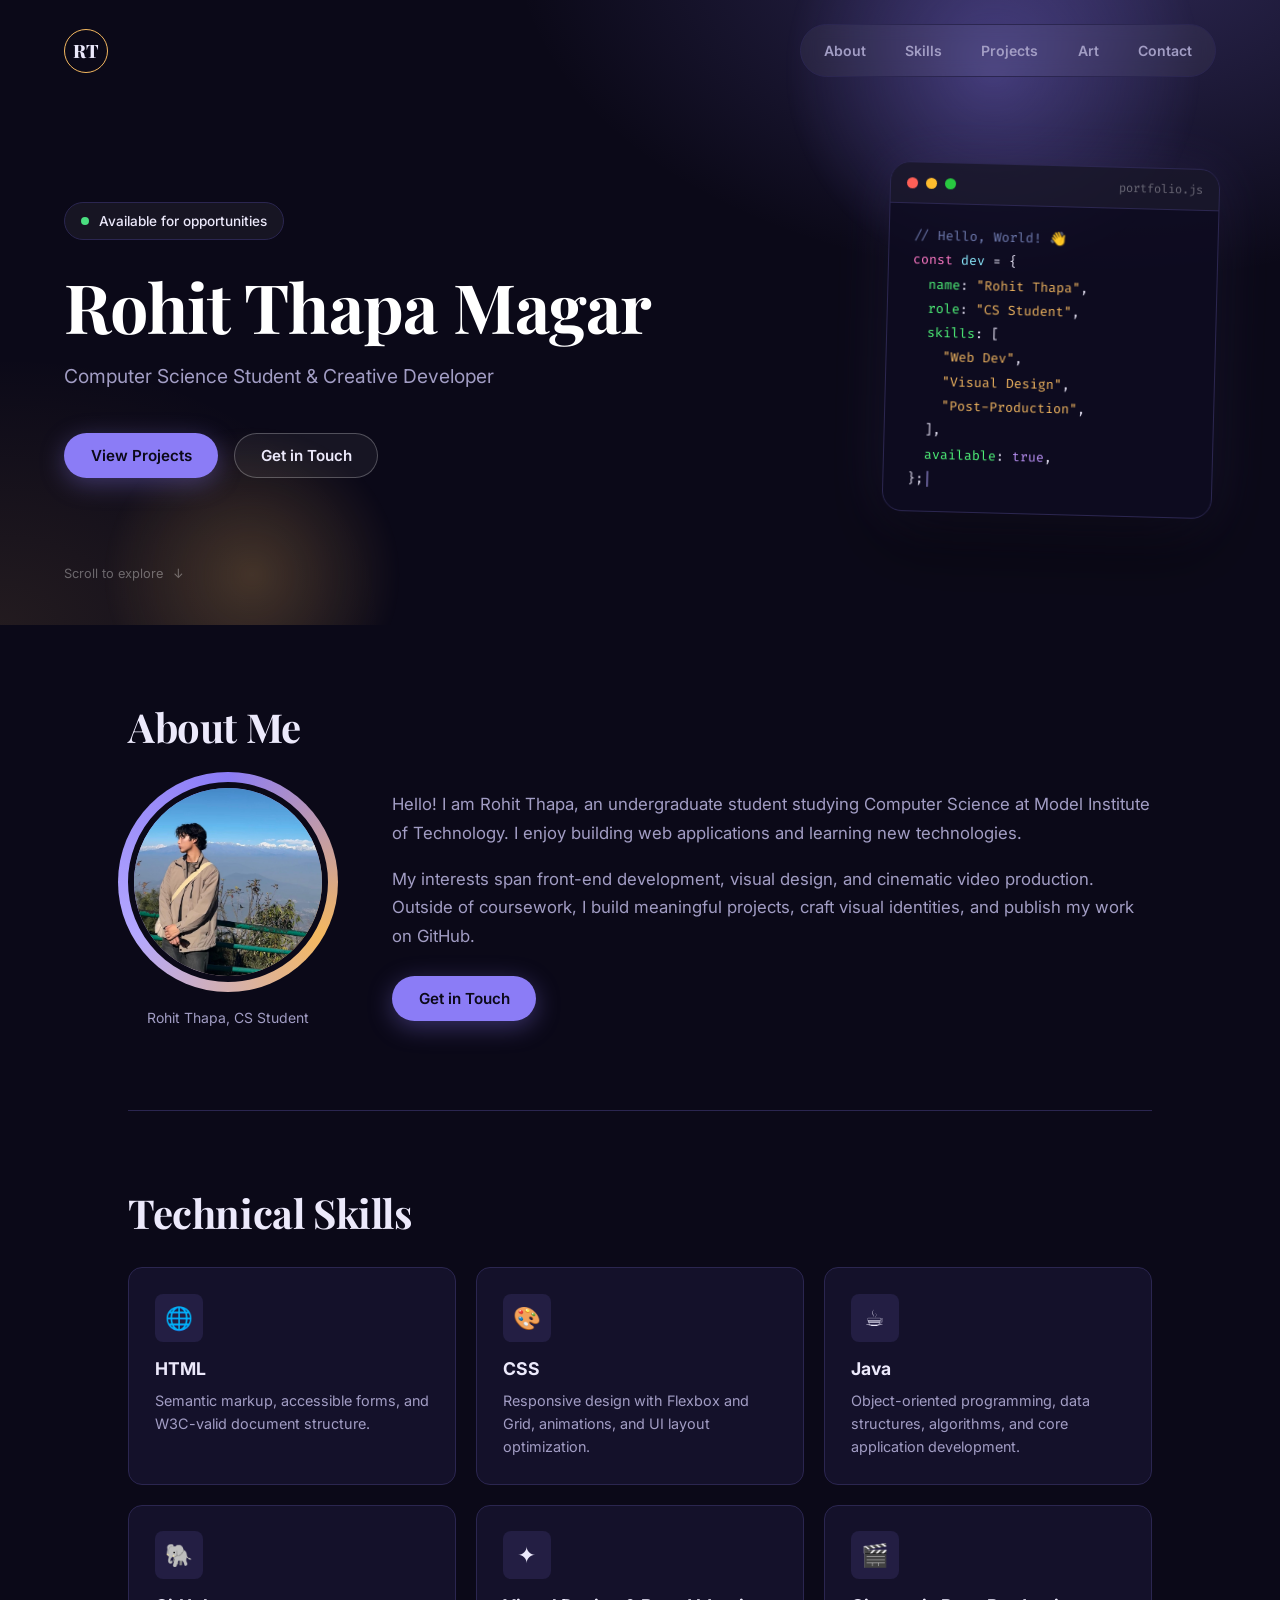
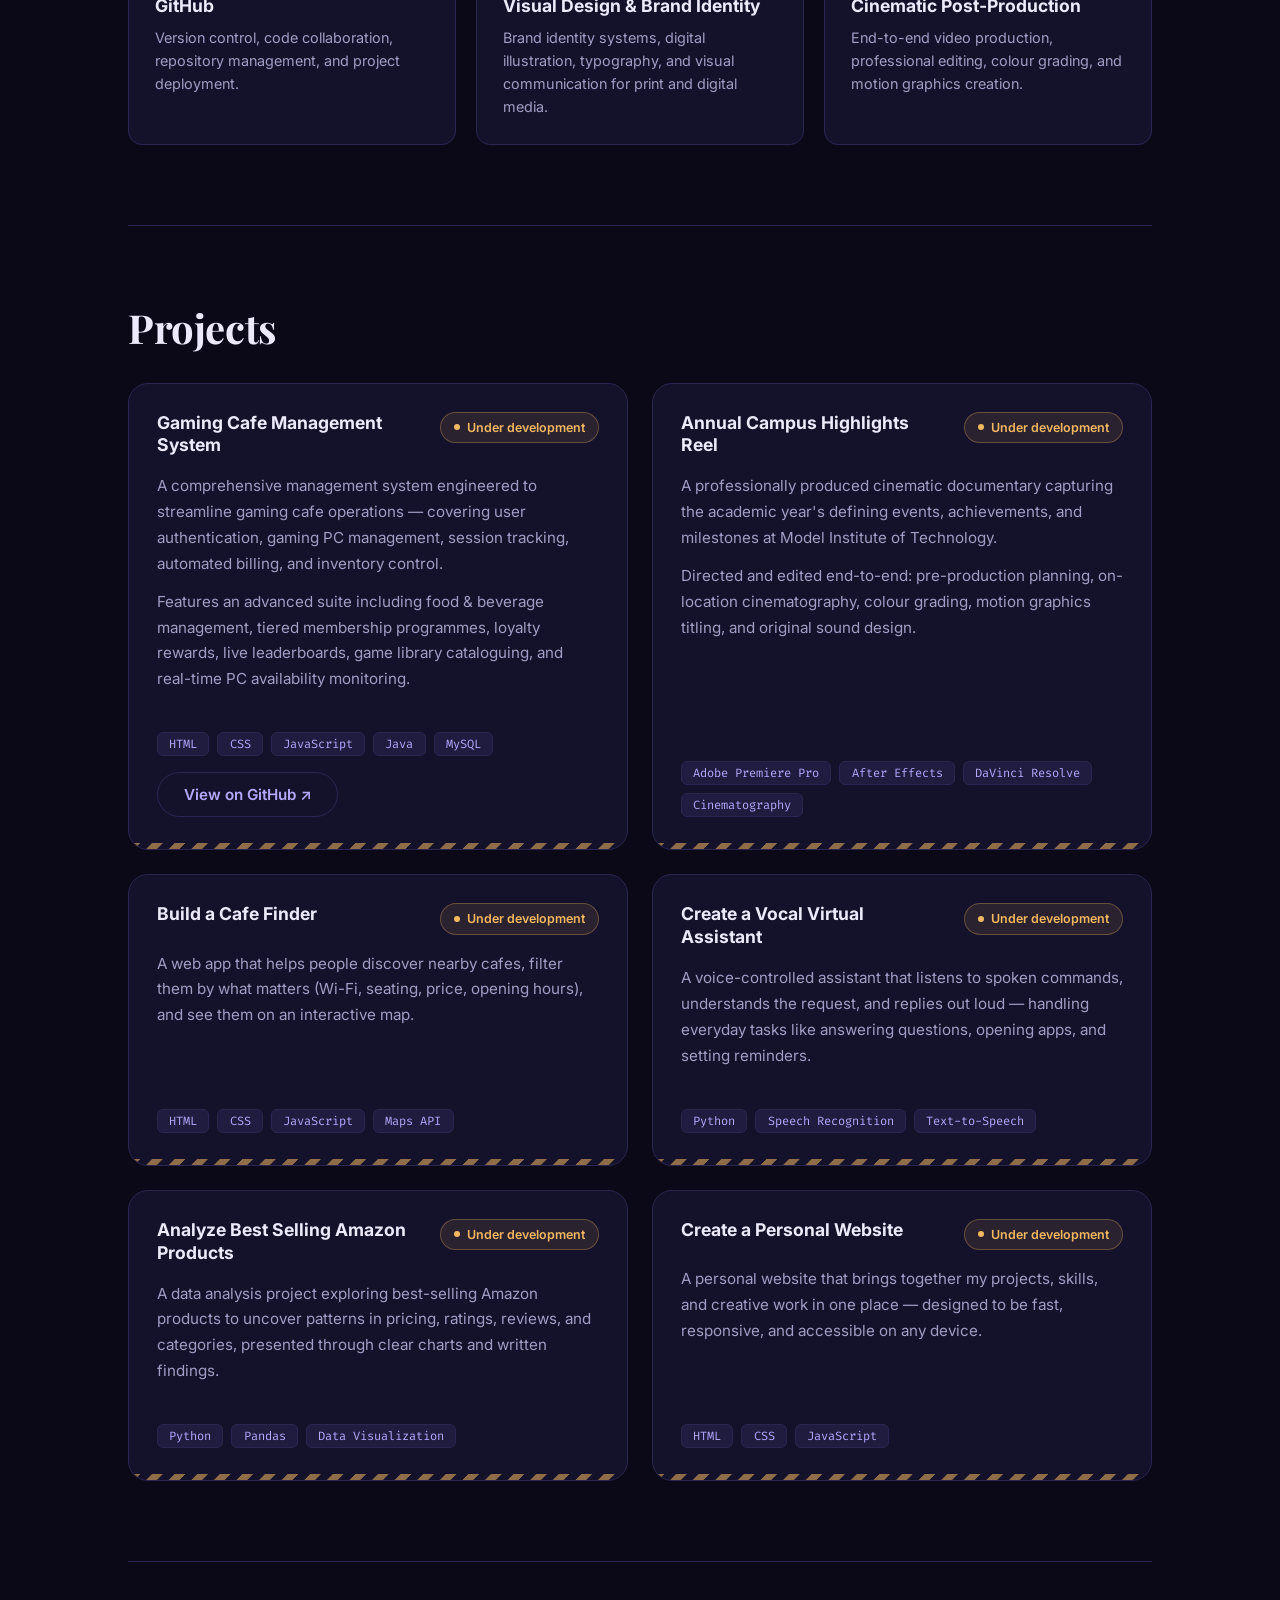
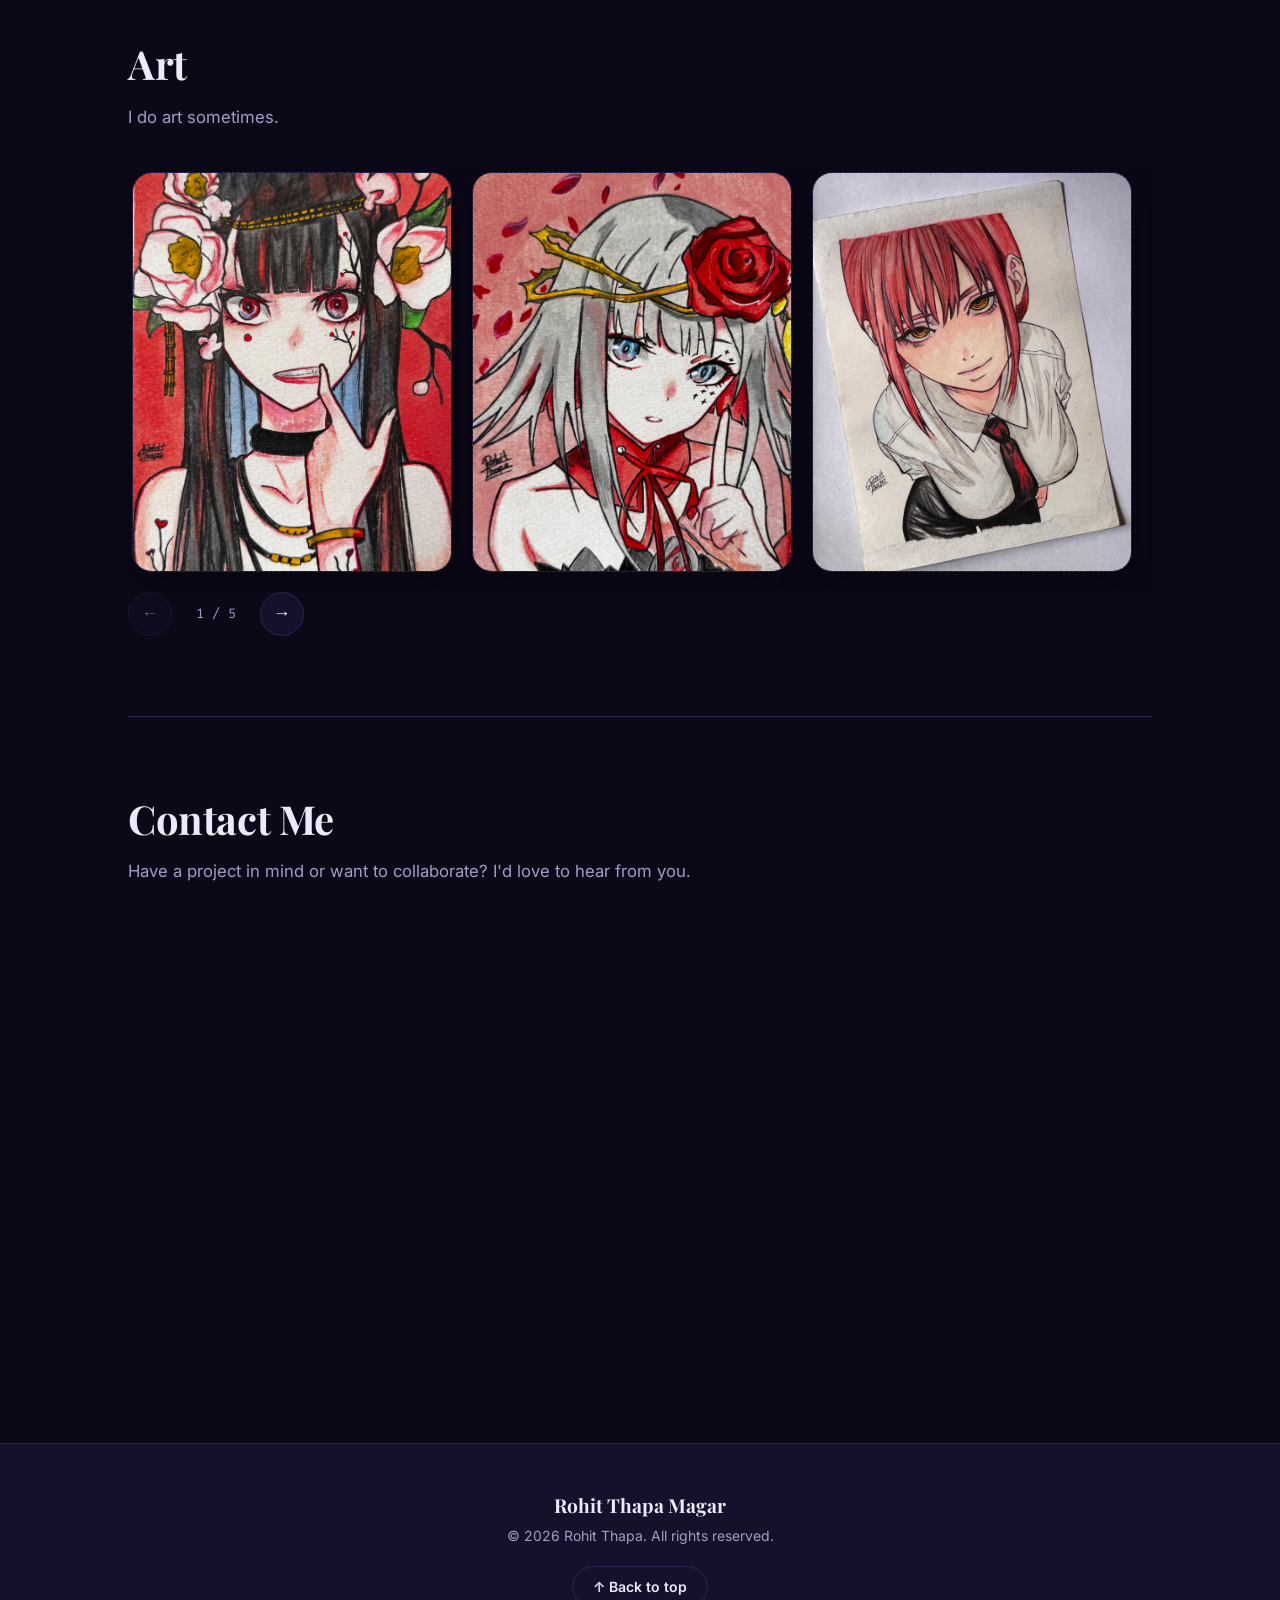
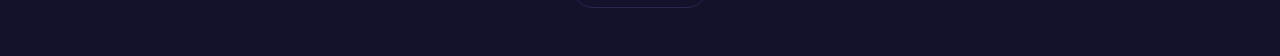
<file: index.html>
<!DOCTYPE html>
<html lang="en">

<head>
    <meta charset="utf-8">
    <meta name="viewport" content="width=device-width, initial-scale=1">
    <meta name="description"
        content="Personal portfolio of Rohit Thapa — computer science student, web developer, and creative designer.">
    <meta name="author" content="Rohit Thapa">
    <meta name="theme-color" content="#0b0918">

    <title>Rohit Thapa | Personal Portfolio</title>

    <!-- Google Fonts: Inter + Playfair Display + Fira Code -->
    <link rel="preconnect" href="https://fonts.googleapis.com">
    <link rel="preconnect" href="https://fonts.gstatic.com" crossorigin>
    <link
        href="https://fonts.googleapis.com/css2?family=Fira+Code:wght@400;500&family=Inter:wght@400;500;600;700&family=Playfair+Display:wght@700;800&display=swap"
        rel="stylesheet">

    <link rel="stylesheet" href="style.css">
</head>

<body id="top">

    <!-- ===================== HEADER / HERO ===================== -->
    <header>

        <!-- Decorative background orbs -->
        <div class="hero-bg" aria-hidden="true">
            <span class="hero-orb hero-orb--1"></span>
            <span class="hero-orb hero-orb--2"></span>
            <span class="hero-orb hero-orb--3"></span>
        </div>

        <!-- Top nav bar: logo left, links right -->
        <div class="hero-nav-bar">
            <a href="#top" class="hero-logo" aria-label="Rohit Thapa — home">RT</a>

            <nav aria-label="Primary">
                <ul>
                    <li><a href="#about">About</a></li>
                    <li><a href="#skills">Skills</a></li>
                    <li><a href="#projects">Projects</a></li>
                    <li><a href="#art">Art</a></li>
                    <li><a href="#contact">Contact</a></li>
                </ul>
            </nav>
        </div>

        <!-- Hero split: text left, code card right -->
        <div class="hero-wrapper">

            <div class="hero-left">
                <div class="hero-badge">Available for opportunities</div>

                <h1>Rohit Thapa Magar</h1>

                <p class="hero-sub">
                    Computer Science Student &amp; Creative Developer
                </p>

                <div class="hero-actions">
                    <a href="#projects" class="btn btn--primary">View Projects</a>
                    <a href="#contact" class="btn btn--ghost">Get in Touch</a>
                </div>
            </div>

            <!-- Decorative code card (visual only) -->
            <div class="hero-right" aria-hidden="true">
                <div class="code-card">
                    <div class="code-card__bar">
                        <span class="code-card__dot code-card__dot--red"></span>
                        <span class="code-card__dot code-card__dot--yellow"></span>
                        <span class="code-card__dot code-card__dot--green"></span>
                        <span class="code-card__title">portfolio.js</span>
                    </div>
                    <div class="code-card__body">
                        <p><span class="cc-comment">// Hello, World! &#128075;</span></p>
                        <p><span class="cc-keyword">const</span> <span class="cc-var">dev</span> = {</p>
                        <p>&nbsp;&nbsp;<span class="cc-prop">name</span>: <span class="cc-string">"Rohit Thapa"</span>,
                        </p>
                        <p>&nbsp;&nbsp;<span class="cc-prop">role</span>: <span class="cc-string">"CS Student"</span>,
                        </p>
                        <p>&nbsp;&nbsp;<span class="cc-prop">skills</span>: [</p>
                        <p>&nbsp;&nbsp;&nbsp;&nbsp;<span class="cc-string">"Web Dev"</span>,</p>
                        <p>&nbsp;&nbsp;&nbsp;&nbsp;<span class="cc-string">"Visual Design"</span>,</p>
                        <p>&nbsp;&nbsp;&nbsp;&nbsp;<span class="cc-string">"Post-Production"</span>,</p>
                        <p>&nbsp;&nbsp;],</p>
                        <p>&nbsp;&nbsp;<span class="cc-prop">available</span>: <span class="cc-bool">true</span>,</p>
                        <p>};<span class="cc-cursor">|</span></p>
                    </div>
                </div>
            </div>

        </div>

        <!-- Scroll hint -->
        <div class="hero-scroll-hint" aria-hidden="true">
            <span>Scroll to explore</span>
            <span class="hero-scroll-arrow">&#8595;</span>
        </div>

    </header>


    <!-- ===================== MAIN CONTENT ===================== -->
    <main>

        <!-- About -->
        <section id="about" aria-labelledby="about-heading">
            <h2 id="about-heading">About Me</h2>

            <div class="about-layout reveal">

                <figure>
                    <div class="avatar-ring" aria-hidden="true"></div>
                    <img src="images/rohit3.jpeg" alt="Portrait photo of Rohit Thapa" width="200" height="200">
                    <figcaption>Rohit Thapa, CS Student</figcaption>
                </figure>

                <div class="about-text">
                    <p>
                        Hello! I am Rohit Thapa, an undergraduate student studying
                        Computer Science at Model Institute of Technology. I enjoy
                        building web applications and learning new technologies.
                    </p>
                    <p>
                        My interests span front-end development, visual design, and
                        cinematic video production. Outside of coursework, I build
                        meaningful projects, craft visual identities, and publish
                        my work on GitHub.
                    </p>
                    <a href="#contact" class="btn btn--primary">Get in Touch</a>
                </div>

            </div>
        </section>


        <!-- Skills -->
        <section id="skills" aria-labelledby="skills-heading">
            <h2 id="skills-heading">Technical Skills</h2>

            <ul class="skills-grid" role="list">

                <li class="skill-card reveal reveal--scale">
                    <span class="skill-icon" aria-hidden="true">&#127760;</span>
                    <h3>HTML</h3>
                    <p>Semantic markup, accessible forms, and W3C-valid document structure.</p>
                </li>

                <li class="skill-card reveal reveal--scale">
                    <span class="skill-icon" aria-hidden="true">&#127912;</span>
                    <h3>CSS</h3>
                    <p>Responsive design with Flexbox and Grid, animations, and UI layout optimization.</p>
                </li>

                <li class="skill-card reveal reveal--scale">
                    <span class="skill-icon" aria-hidden="true">&#9749;</span>
                    <h3>Java</h3>
                    <p>Object-oriented programming, data structures, algorithms, and core application development.</p>
                </li>

                <li class="skill-card reveal reveal--scale">
                    <span class="skill-icon" aria-hidden="true">&#128024;</span>
                    <h3>GitHub</h3>
                    <p>Version control, code collaboration, repository management, and project deployment.</p>
                </li>

                <li class="skill-card reveal reveal--scale">
                    <span class="skill-icon" aria-hidden="true">&#10022;</span>
                    <h3>Visual Design &amp; Brand Identity</h3>
                    <p>Brand identity systems, digital illustration, typography, and visual communication for print and
                        digital media.</p>
                </li>

                <li class="skill-card reveal reveal--scale">
                    <span class="skill-icon" aria-hidden="true">&#127916;</span>
                    <h3>Cinematic Post&#8209;Production</h3>
                    <p>End-to-end video production, professional editing, colour grading, and motion graphics creation.
                    </p>
                </li>

            </ul>
        </section>


        <!-- Projects -->
        <section id="projects" aria-labelledby="projects-heading">
            <h2 id="projects-heading">Projects</h2>

            <div class="projects-grid">

                <article aria-labelledby="project-gaming-cafe" class="project-card reveal">
                    <div class="project-card__header">
                        <h3 id="project-gaming-cafe">Gaming Cafe Management System</h3>
                        <span class="project-status">Under development</span>
                    </div>
                    <p>A comprehensive management system engineered to streamline gaming cafe operations — covering user
                        authentication, gaming PC management, session tracking, automated billing, and inventory
                        control.</p>
                    <p>Features an advanced suite including food &amp; beverage management, tiered membership
                        programmes, loyalty rewards, live leaderboards, game library cataloguing, and real-time PC
                        availability monitoring.</p>
                    <div class="project-card__footer">
                        <ul class="tech-tags" role="list" aria-label="Technologies used">
                            <li>HTML</li>
                            <li>CSS</li>
                            <li>JavaScript</li>
                            <li>Java</li>
                            <li>MySQL</li>
                        </ul>
                        <a href="https://github.com/rohit-thapa12/Gaming-Cafe-Management-System" target="_blank"
                            rel="noopener noreferrer" class="btn btn--outline">View on GitHub &#8599;</a>
                    </div>
                </article>

                <article aria-labelledby="project-campus-film" class="project-card reveal">
                    <div class="project-card__header">
                        <h3 id="project-campus-film">Annual Campus Highlights Reel</h3>
                        <span class="project-status">Under development</span>
                    </div>
                    <p>A professionally produced cinematic documentary capturing the academic year's defining events,
                        achievements, and milestones at Model Institute of Technology.</p>
                    <p>Directed and edited end-to-end: pre-production planning, on-location cinematography, colour
                        grading, motion graphics titling, and original sound design.</p>
                    <div class="project-card__footer">
                        <ul class="tech-tags" role="list" aria-label="Technologies used">
                            <li>Adobe Premiere Pro</li>
                            <li>After Effects</li>
                            <li>DaVinci Resolve</li>
                            <li>Cinematography</li>
                        </ul>
                    </div>
                </article>

                <article aria-labelledby="project-cafe-finder" class="project-card reveal">
                    <div class="project-card__header">
                        <h3 id="project-cafe-finder">Build a Cafe Finder</h3>
                        <span class="project-status">Under development</span>
                    </div>
                    <p>A web app that helps people discover nearby cafes, filter them by what matters (Wi-Fi, seating,
                        price, opening hours), and see them on an interactive map.</p>
                    <div class="project-card__footer">
                        <ul class="tech-tags" role="list" aria-label="Technologies used">
                            <li>HTML</li>
                            <li>CSS</li>
                            <li>JavaScript</li>
                            <li>Maps API</li>
                        </ul>
                    </div>
                </article>

                <article aria-labelledby="project-voice-assistant" class="project-card reveal">
                    <div class="project-card__header">
                        <h3 id="project-voice-assistant">Create a Vocal Virtual Assistant</h3>
                        <span class="project-status">Under development</span>
                    </div>
                    <p>A voice-controlled assistant that listens to spoken commands, understands the request, and
                        replies out loud — handling everyday tasks like answering questions, opening apps, and setting
                        reminders.</p>
                    <div class="project-card__footer">
                        <ul class="tech-tags" role="list" aria-label="Technologies used">
                            <li>Python</li>
                            <li>Speech Recognition</li>
                            <li>Text-to-Speech</li>
                        </ul>
                    </div>
                </article>

                <article aria-labelledby="project-amazon-analysis" class="project-card reveal">
                    <div class="project-card__header">
                        <h3 id="project-amazon-analysis">Analyze Best Selling Amazon Products</h3>
                        <span class="project-status">Under development</span>
                    </div>
                    <p>A data analysis project exploring best-selling Amazon products to uncover patterns in pricing,
                        ratings, reviews, and categories, presented through clear charts and written findings.</p>
                    <div class="project-card__footer">
                        <ul class="tech-tags" role="list" aria-label="Technologies used">
                            <li>Python</li>
                            <li>Pandas</li>
                            <li>Data Visualization</li>
                        </ul>
                    </div>
                </article>

                <article aria-labelledby="project-personal-website" class="project-card reveal">
                    <div class="project-card__header">
                        <h3 id="project-personal-website">Create a Personal Website</h3>
                        <span class="project-status">Under development</span>
                    </div>
                    <p>A personal website that brings together my projects, skills, and creative work in one place —
                        designed to be fast, responsive, and accessible on any device.</p>
                    <div class="project-card__footer">
                        <ul class="tech-tags" role="list" aria-label="Technologies used">
                            <li>HTML</li>
                            <li>CSS</li>
                            <li>JavaScript</li>
                        </ul>
                    </div>
                </article>

            </div>
        </section>


        <!-- Art -->
        <section id="art" aria-labelledby="art-heading">
            <h2 id="art-heading">Art</h2>
            <p class="section-intro">I do art sometimes.</p>

            <div class="art-carousel reveal">
                <div class="art-track" tabindex="0" role="region"
                    aria-label="Drawings. Swipe or scroll sideways to browse.">
                    <figure class="art-slot">
                        <span class="art-slot__label" aria-hidden="true">Drawing 1</span>
                        <img src="images/art1.jpeg" alt="Drawing 1 by Rohit Thapa" loading="lazy"
                            onerror="this.hidden=true">
                    </figure>

                    <figure class="art-slot">
                        <span class="art-slot__label" aria-hidden="true">Drawing 2</span>
                        <img src="images/art2.jpeg" alt="Drawing 2 by Rohit Thapa" loading="lazy"
                            onerror="this.hidden=true">
                    </figure>

                    <figure class="art-slot">
                        <span class="art-slot__label" aria-hidden="true">Drawing 3</span>
                        <img src="images/art3.jpeg" alt="Drawing 3 by Rohit Thapa" loading="lazy"
                            onerror="this.hidden=true">
                    </figure>

                    <figure class="art-slot">
                        <span class="art-slot__label" aria-hidden="true">Drawing 4</span>
                        <img src="images/art4.jpeg" alt="Drawing 4 by Rohit Thapa" loading="lazy"
                            onerror="this.hidden=true">
                    </figure>

                    <figure class="art-slot">
                        <span class="art-slot__label" aria-hidden="true">Drawing 5</span>
                        <img src="images/art5.jpeg" alt="Drawing 5 by Rohit Thapa" loading="lazy"
                            onerror="this.hidden=true">
                    </figure>
                </div>
                <div class="art-controls">
                    <button type="button" class="art-btn" data-dir="-1" aria-label="Previous drawing">&#8592;</button>
                    <span class="art-count" aria-live="polite">1 / 5</span>
                    <button type="button" class="art-btn" data-dir="1" aria-label="Next drawing">&#8594;</button>
                </div>
            </div>
        </section>


        <!-- Contact -->
        <section id="contact" aria-labelledby="contact-heading">
            <h2 id="contact-heading">Contact Me</h2>

            <p class="contact-intro">
                Have a project in mind or want to collaborate? I'd love to hear from you.
            </p>

            <form action="#" method="post" class="contact-form reveal" novalidate>

                <div class="form-field">
                    <label for="name">Name</label>
                    <input type="text" id="name" name="name" placeholder="Enter your name" autocomplete="name" required>
                </div>

                <div class="form-field">
                    <label for="email">Email</label>
                    <input type="email" id="email" name="email" placeholder="Enter your email" autocomplete="email"
                        required>
                </div>

                <div class="form-field">
                    <label for="message">Message</label>
                    <textarea id="message" name="message" rows="6" placeholder="Write your message" required></textarea>
                </div>

                <button type="submit" class="btn btn--primary btn--submit">
                    Send Message &#8594;
                </button>

            </form>
        </section>

    </main>


    <!-- ===================== FOOTER ===================== -->
    <footer>
        <div class="footer-content">
            <p class="footer-name">Rohit Thapa Magar</p>
            <p class="footer-copy">&copy; 2026 Rohit Thapa. All rights reserved.</p>
            <a href="#top" class="back-to-top">&#8593; Back to top</a>
        </div>
    </footer>

    <script src="script.js" defer></script>
</body>

</html>
</file>
<file: style.css>
/* =========================================
   ROHIT THAPA MAGAR — PORTFOLIO
   v4.0 — Midnight & Marigold
   ========================================= */

*, *::before, *::after { box-sizing: border-box; }

html { scroll-behavior: smooth; }

:root {
    --ink:      #0b0918;
    --panel:    #14112a;
    --panel-2:  #1b1738;
    --line:     #2b2650;
    --text:     #ece9fb;
    --muted:    #a29dc4;
    --accent:   #8b7cf6;
    --accent-2: #b4a8ff;
    --amber:    #f4b860;
    --focus:    #f4b860;

    --serif: 'Playfair Display', Georgia, serif;
    --sans:  'Inter', system-ui, -apple-system, "Segoe UI", Roboto, sans-serif;
    --mono:  'Fira Code', 'Courier New', monospace;

    --t: 0.25s cubic-bezier(0.4, 0, 0.2, 1);
    --r-sm: 0.5rem;
    --r-md: 0.875rem;
    --r-lg: 1.25rem;
}

body {
    margin: 0;
    font-family: var(--sans);
    font-size: 1rem;
    line-height: 1.7;
    color: var(--text);
    background: var(--ink);
    -webkit-font-smoothing: antialiased;
}

::selection { background: var(--accent); color: #fff; }
::-webkit-scrollbar { width: 8px; }
::-webkit-scrollbar-track { background: var(--ink); }
::-webkit-scrollbar-thumb { background: var(--line); border-radius: 4px; }
::-webkit-scrollbar-thumb:hover { background: var(--accent); }

:focus-visible { outline: 3px solid var(--focus); outline-offset: 3px; border-radius: 4px; }

h1, h2 { font-family: var(--serif); line-height: 1.12; letter-spacing: -0.01em; }
h3 { font-family: var(--sans); line-height: 1.3; font-weight: 700; }
h1 { font-size: clamp(2.4rem, 6vw, 4.25rem); }
h2 { font-size: clamp(1.9rem, 3.5vw, 2.5rem); font-weight: 700; margin: 0 0 2rem; }
h3 { font-size: 1.1rem; margin: 0; }
p, li { max-width: 70ch; }

main { max-width: 70rem; margin: 0 auto; padding: 0 3rem; }

main > section { padding: 5rem 0; border-top: 1px solid var(--line); }
main > section:first-child { border-top: 0; }


/* ---------- Buttons ---------- */

.btn {
    display: inline-flex; align-items: center; gap: 0.4rem;
    padding: 0.75rem 1.6rem;
    font: 600 0.95rem var(--sans);
    border: 1.5px solid transparent; border-radius: 99px;
    text-decoration: none; cursor: pointer; white-space: nowrap;
    transition: background-color var(--t), color var(--t), border-color var(--t), transform var(--t), box-shadow var(--t);
}
.btn--primary { background: var(--accent); color: #0b0918; box-shadow: 0 6px 24px rgba(139,124,246,0.35); }
.btn--primary:hover, .btn--primary:focus { background: var(--accent-2); transform: translateY(-2px); box-shadow: 0 10px 30px rgba(139,124,246,0.5); }
.btn--outline { color: var(--accent-2); border-color: var(--line); background: transparent; }
.btn--outline:hover, .btn--outline:focus { border-color: var(--accent-2); background: rgba(139,124,246,0.12); transform: translateY(-2px); }
.btn--ghost { color: var(--text); border-color: rgba(255,255,255,0.25); background: rgba(255,255,255,0.05); }
.btn--ghost:hover, .btn--ghost:focus { border-color: #fff; background: rgba(255,255,255,0.14); transform: translateY(-2px); }


/* ---------- Header / hero ---------- */

header {
    position: relative; overflow: hidden;
    background:
        radial-gradient(60rem 36rem at 85% -10%, rgba(139,124,246,0.28), transparent 60%),
        radial-gradient(40rem 28rem at 0% 100%, rgba(244,184,96,0.10), transparent 60%),
        var(--ink);
}

.hero-bg { position: absolute; inset: 0; pointer-events: none; }
.hero-orb { position: absolute; border-radius: 50%; filter: blur(2px); }
.hero-orb--1 { width: 420px; height: 420px; top: -140px; right: 6%; background: radial-gradient(circle, rgba(139,124,246,0.35), transparent 70%); animation: float 10s ease-in-out infinite; }
.hero-orb--2 { width: 300px; height: 300px; bottom: -100px; left: 8%; background: radial-gradient(circle, rgba(244,184,96,0.22), transparent 70%); animation: float 12s ease-in-out infinite reverse; }
.hero-orb--3 { display: none; }
@keyframes float { 50% { transform: translateY(-20px); } }

.hero-nav-bar {
    position: relative; z-index: 10;
    display: flex; align-items: center; justify-content: space-between;
    max-width: 78rem; margin: 0 auto; padding: 1.5rem 3rem;
}

.hero-logo {
    display: grid; place-items: center; width: 2.75rem; height: 2.75rem;
    font: 800 1.15rem var(--serif); color: var(--text); text-decoration: none;
    border: 1.5px solid var(--amber); border-radius: 50%;
    transition: background-color var(--t), color var(--t);
}
.hero-logo:hover { background: var(--amber); color: var(--ink); }

nav ul {
    display: flex; gap: 0.25rem; margin: 0; padding: 0.35rem; list-style: none;
    background: rgba(255,255,255,0.05); border: 1px solid var(--line);
    border-radius: 99px; backdrop-filter: blur(8px);
}
nav a {
    display: block; padding: 0.5rem 1.1rem; font-size: 0.88rem; font-weight: 600;
    color: var(--muted); text-decoration: none; border-radius: 99px;
    transition: background-color var(--t), color var(--t);
}
nav a:hover, nav a:focus { background: var(--text); color: var(--ink); }

.hero-wrapper {
    position: relative; z-index: 5;
    display: flex; align-items: center; justify-content: space-between; gap: 4rem;
    max-width: 78rem; margin: 0 auto; padding: 4rem 3rem 3rem;
}
.hero-left { flex: 1; }

.hero-badge {
    display: inline-flex; align-items: center; gap: 0.6rem;
    margin-bottom: 1.75rem; padding: 0.4rem 1rem;
    font-size: 0.85rem; font-weight: 500; color: var(--text);
    background: rgba(255,255,255,0.05); border: 1px solid var(--line); border-radius: 99px;
}
.hero-badge::before {
    content: ''; width: 8px; height: 8px; border-radius: 50%; background: #4ade80;
    animation: pulse-dot 2s ease-in-out infinite;
}
@keyframes pulse-dot { 50% { opacity: 0.4; transform: scale(0.8); } }

header h1 { margin: 0 0 1rem; color: #fff; }
.hero-sub { margin: 0 0 2.5rem; font-size: 1.2rem; color: var(--muted); }
.hero-actions { display: flex; flex-wrap: wrap; gap: 1rem; }

.hero-scroll-hint {
    position: relative; z-index: 5;
    display: flex; align-items: center; gap: 0.6rem;
    max-width: 78rem; margin: 0 auto; padding: 0 3rem 2.5rem;
    font-size: 0.8rem; color: rgba(255,255,255,0.35); user-select: none;
}
.hero-scroll-arrow { animation: bounce 2s ease-in-out infinite; }
@keyframes bounce { 50% { transform: translateY(6px); } }


/* ---------- Code card ---------- */

.hero-right { flex-shrink: 0; width: 330px; }
.code-card {
    overflow: hidden; border-radius: var(--r-lg);
    background: rgba(14,11,32,0.85); border: 1px solid var(--line);
    box-shadow: 0 30px 70px rgba(0,0,0,0.5), 0 0 60px rgba(139,124,246,0.15);
    transform: rotate(1.5deg);
}
.code-card__bar { display: flex; align-items: center; gap: 0.5rem; padding: 0.75rem 1rem; background: rgba(255,255,255,0.04); border-bottom: 1px solid var(--line); }
.code-card__dot { width: 11px; height: 11px; border-radius: 50%; }
.code-card__dot--red { background: #ff5f57; }
.code-card__dot--yellow { background: #febc2e; }
.code-card__dot--green { background: #28c840; }
.code-card__title { margin-left: auto; font: 0.75rem var(--mono); color: rgba(255,255,255,0.35); }
.code-card__body { padding: 1.25rem 1.5rem; font: 0.82rem/1.85 var(--mono); }
.code-card__body p { margin: 0; max-width: none; }
.cc-comment { color: #6f7bb0; } .cc-keyword { color: #ff79c6; } .cc-var { color: #8be9fd; }
.cc-prop { color: #50fa7b; } .cc-string { color: var(--amber); } .cc-bool { color: #bd93f9; }
.cc-cursor { color: var(--accent-2); animation: blink 1.2s step-end infinite; }
@keyframes blink { 50% { opacity: 0; } }


/* ---------- About ---------- */

.about-layout { display: flex; align-items: center; gap: 4rem; }
#about figure { position: relative; flex-shrink: 0; margin: 0; text-align: center; }
.avatar-ring {
    position: absolute; top: -10px; left: 50%; width: 220px; height: 220px; margin-left: -110px;
    border-radius: 50%; z-index: 0;
    background: conic-gradient(var(--accent), var(--amber), var(--accent-2), var(--accent));
    animation: spin 10s linear infinite;
}
@keyframes spin { to { transform: rotate(360deg); } }
#about img {
    position: relative; z-index: 1; display: block;
    width: 200px; height: 200px; object-fit: cover; border-radius: 50%;
    border: 6px solid var(--ink);
}
#about figcaption { position: relative; z-index: 1; margin-top: 1.5rem; font-size: 0.875rem; color: var(--muted); }
.about-text { flex: 1; }
.about-text p { margin: 0 0 1.1rem; color: var(--muted); font-size: 1.05rem; }
.about-text .btn { margin-top: 0.5rem; }


/* ---------- Skills ---------- */

.skills-grid {
    display: grid; grid-template-columns: repeat(auto-fill, minmax(280px, 1fr));
    gap: 1.25rem; margin: 0; padding: 0; list-style: none;
}
.skill-card {
    padding: 1.6rem; background: var(--panel); border: 1px solid var(--line);
    border-radius: var(--r-md); transition: border-color var(--t), transform var(--t), background-color var(--t);
}
.skill-card:hover { border-color: var(--accent); background: var(--panel-2); transform: translateY(-4px); }
.skill-icon {
    display: grid; place-items: center; width: 48px; height: 48px; margin-bottom: 1rem;
    font-size: 1.4rem; background: rgba(139,124,246,0.12); border-radius: var(--r-sm);
}
.skill-card h3 { margin-bottom: 0.5rem; }
.skill-card p { margin: 0; max-width: none; font-size: 0.9rem; line-height: 1.6; color: var(--muted); }


/* ---------- Projects ---------- */

#projects { display: block; }
.projects-grid { display: grid; grid-template-columns: repeat(2, 1fr); gap: 1.5rem; }

.project-card {
    position: relative; display: flex; flex-direction: column;
    padding: 1.75rem 1.75rem 2rem; overflow: hidden;
    background: var(--panel); border: 1px solid var(--line); border-radius: var(--r-lg);
    transition: border-color var(--t), transform var(--t), box-shadow var(--t);
}
.project-card:hover { border-color: var(--accent); transform: translateY(-4px); box-shadow: 0 18px 40px rgba(0,0,0,0.35); }

/* Hatched strip along the bottom: work in progress */
.project-card::after {
    content: ''; position: absolute; left: 0; right: 0; bottom: 0; height: 6px;
    background: repeating-linear-gradient(135deg, var(--amber) 0 8px, transparent 8px 16px);
    opacity: 0.55; background-size: 22.6px 22.6px;
    animation: hatch 2.4s linear infinite;
}
@keyframes hatch { to { background-position: 22.6px 0; } }

.project-card__header { display: flex; align-items: flex-start; justify-content: space-between; gap: 1rem; margin-bottom: 1rem; }

.project-status {
    display: inline-flex; align-items: center; gap: 0.45rem; flex-shrink: 0;
    padding: 0.25rem 0.8rem; font-size: 0.78rem; font-weight: 600;
    color: var(--amber); background: rgba(244,184,96,0.1);
    border: 1px solid rgba(244,184,96,0.3); border-radius: 99px;
}
.project-status::before { content: ''; width: 6px; height: 6px; border-radius: 50%; background: var(--amber); animation: pulse-dot 2s ease-in-out infinite; }

.project-card p { margin: 0 0 0.75rem; max-width: none; font-size: 0.95rem; color: var(--muted); }

.project-card__footer {
    display: flex; flex-wrap: wrap; align-items: center; justify-content: space-between; gap: 1rem;
    margin-top: auto; padding-top: 1.25rem;
}
.project-card p:last-of-type { margin-bottom: 1.25rem; }

.tech-tags { display: flex; flex-wrap: wrap; gap: 0.5rem; margin: 0; padding: 0; list-style: none; }
.tech-tags li {
    max-width: none; padding: 0.2rem 0.7rem; font: 0.75rem var(--mono);
    color: var(--accent-2); background: rgba(139,124,246,0.1); border: 1px solid var(--line); border-radius: 6px;
}


/* ---------- Contact ---------- */

.contact-intro { margin: -1rem 0 2rem; color: var(--muted); font-size: 1.05rem; }
.contact-form { display: flex; flex-direction: column; gap: 1.25rem; max-width: 600px; }
.form-field { display: flex; flex-direction: column; gap: 0.4rem; }
.form-field label { font-size: 0.9rem; font-weight: 600; }
.form-field input, .form-field textarea {
    width: 100%; padding: 0.8rem 1rem; font: 1rem var(--sans); color: var(--text);
    background: var(--panel); border: 1.5px solid var(--line); border-radius: var(--r-sm);
    outline: none; appearance: none;
    transition: border-color var(--t), box-shadow var(--t);
}
.form-field input:focus, .form-field textarea:focus { border-color: var(--accent); box-shadow: 0 0 0 4px rgba(139,124,246,0.18); }
.form-field input::placeholder, .form-field textarea::placeholder { color: #6d6891; }
.form-field textarea { resize: vertical; min-height: 140px; }
.btn--submit { align-self: flex-start; padding: 0.85rem 2rem; font-size: 1rem; }


/* ---------- Footer ---------- */

footer { padding: 3rem 1rem; text-align: center; border-top: 1px solid var(--line); background: var(--panel); }
.footer-content { display: flex; flex-direction: column; align-items: center; gap: 0.4rem; }
.footer-name { margin: 0; font: 700 1.2rem var(--serif); color: var(--text); }
.footer-copy { margin: 0; font-size: 0.875rem; color: var(--muted); }
.back-to-top {
    margin-top: 0.75rem; padding: 0.5rem 1.25rem; font-size: 0.875rem; font-weight: 600;
    color: var(--text); text-decoration: none; border: 1px solid var(--line); border-radius: 99px;
    transition: background-color var(--t), transform var(--t);
}
.back-to-top:hover { background: var(--panel-2); transform: translateY(-2px); }


/* ---------- Responsive ---------- */

@media (max-width: 64em) {
    main { padding: 0 2rem; }
    .hero-nav-bar, .hero-wrapper, .hero-scroll-hint { padding-left: 2rem; padding-right: 2rem; }
    .hero-right { width: 270px; }
    .about-layout { gap: 2.5rem; }
}

@media (max-width: 47.99em) {
    main { padding: 0 1.25rem; }
    main > section { padding: 3.5rem 0; }
    .hero-nav-bar { padding: 1rem 1.25rem; }
    nav a { padding: 0.45rem 0.8rem; font-size: 0.82rem; }
    .hero-wrapper { flex-direction: column; align-items: flex-start; padding: 2rem 1.25rem 1.5rem; gap: 1.5rem; }
    .hero-right { display: none; }
    .hero-scroll-hint { padding: 0 1.25rem 2rem; }
    .hero-actions { flex-direction: column; width: 100%; }
    .hero-actions .btn { width: 100%; justify-content: center; }
    .about-layout { flex-direction: column; text-align: center; gap: 2.5rem; }
    .about-text .btn { width: 100%; justify-content: center; }
    .projects-grid { grid-template-columns: 1fr; }
    .project-card__header { flex-direction: column-reverse; gap: 0.75rem; }
    .btn--outline, .btn--submit { width: 100%; justify-content: center; }
}


/* ---------- Entrance + reveal motion ---------- */

@keyframes fadeUp { from { opacity: 0; transform: translateY(24px); } to { opacity: 1; transform: none; } }
@keyframes slideIn { from { opacity: 0; transform: translateX(32px) rotate(1.5deg); } to { opacity: 1; transform: rotate(1.5deg); } }

/* One orchestrated page-load moment */
.hero-badge, header h1, .hero-sub, .hero-actions { animation: fadeUp 0.7s cubic-bezier(0.4,0,0.2,1) both; }
.hero-badge { animation-delay: 0.1s; } header h1 { animation-delay: 0.25s; }
.hero-sub { animation-delay: 0.4s; } .hero-actions { animation-delay: 0.55s; }
.code-card { animation: slideIn 0.8s cubic-bezier(0.4,0,0.2,1) 0.6s both; }

.reveal { opacity: 0; transform: translateY(24px); transition: opacity 0.6s ease, transform 0.6s ease; }
.reveal.is-visible { opacity: 1; transform: none; }
.projects-grid .reveal:nth-child(even) { transition-delay: 0.1s; }

@media (prefers-reduced-motion: reduce) {
    *, *::before, *::after { animation-duration: 0.01ms !important; animation-delay: 0.01ms !important; animation-iteration-count: 1 !important; transition-duration: 0.01ms !important; transition-delay: 0.01ms !important; }
    .reveal { opacity: 1; transform: none; }
}

/* Keep hover lift working on revealed cards */
.project-card.reveal.is-visible, .skill-card.reveal.is-visible { transition: opacity 0.6s ease, transform var(--t), border-color var(--t), background-color var(--t), box-shadow var(--t); }
.project-card.reveal.is-visible:hover, .skill-card.reveal.is-visible:hover { transform: translateY(-4px); }


/* ---------- Art (swipeable cards) ---------- */

.section-intro { margin: -1rem 0 2rem; font-size: 1.05rem; color: var(--muted); }

.art-track {
    display: flex; gap: 1.25rem; padding: 0.5rem 0.25rem 1.25rem;
    overflow-x: auto; scroll-snap-type: x mandatory; scroll-padding-left: 0.25rem;
    overscroll-behavior-x: contain; -webkit-overflow-scrolling: touch; scrollbar-width: none;
}
.art-track::-webkit-scrollbar { display: none; }

.art-slot {
    position: relative; flex: 0 0 min(320px, 78%); aspect-ratio: 4 / 5; margin: 0;
    overflow: hidden; scroll-snap-align: start;
    background: var(--panel); border: 1.5px dashed var(--line); border-radius: var(--r-lg);
    box-shadow: 0 14px 34px rgba(0,0,0,0.35);
}
.art-slot__label { position: absolute; inset: 0; display: grid; place-items: center; font-size: 0.85rem; color: var(--muted); }
.art-slot img { position: absolute; inset: 0; z-index: 1; width: 100%; height: 100%; object-fit: cover; }

.art-controls { display: flex; align-items: center; gap: 1rem; }
.art-count { min-width: 3.5rem; text-align: center; font: 0.85rem var(--mono); color: var(--muted); }
.art-btn {
    display: grid; place-items: center; width: 2.75rem; height: 2.75rem;
    font-size: 1.1rem; color: var(--text); cursor: pointer;
    background: var(--panel); border: 1px solid var(--line); border-radius: 50%;
    transition: border-color var(--t), background-color var(--t), opacity var(--t);
}
.art-btn:hover:not(:disabled) { border-color: var(--accent); background: var(--panel-2); }
.art-btn:disabled { opacity: 0.35; cursor: default; }

/* Mouse drag-to-swipe */
.art-track { cursor: grab; user-select: none; -webkit-user-select: none; }
.art-track.is-dragging { cursor: grabbing; scroll-snap-type: none; }
.art-slot img { -webkit-user-drag: none; pointer-events: none; }
</file>
